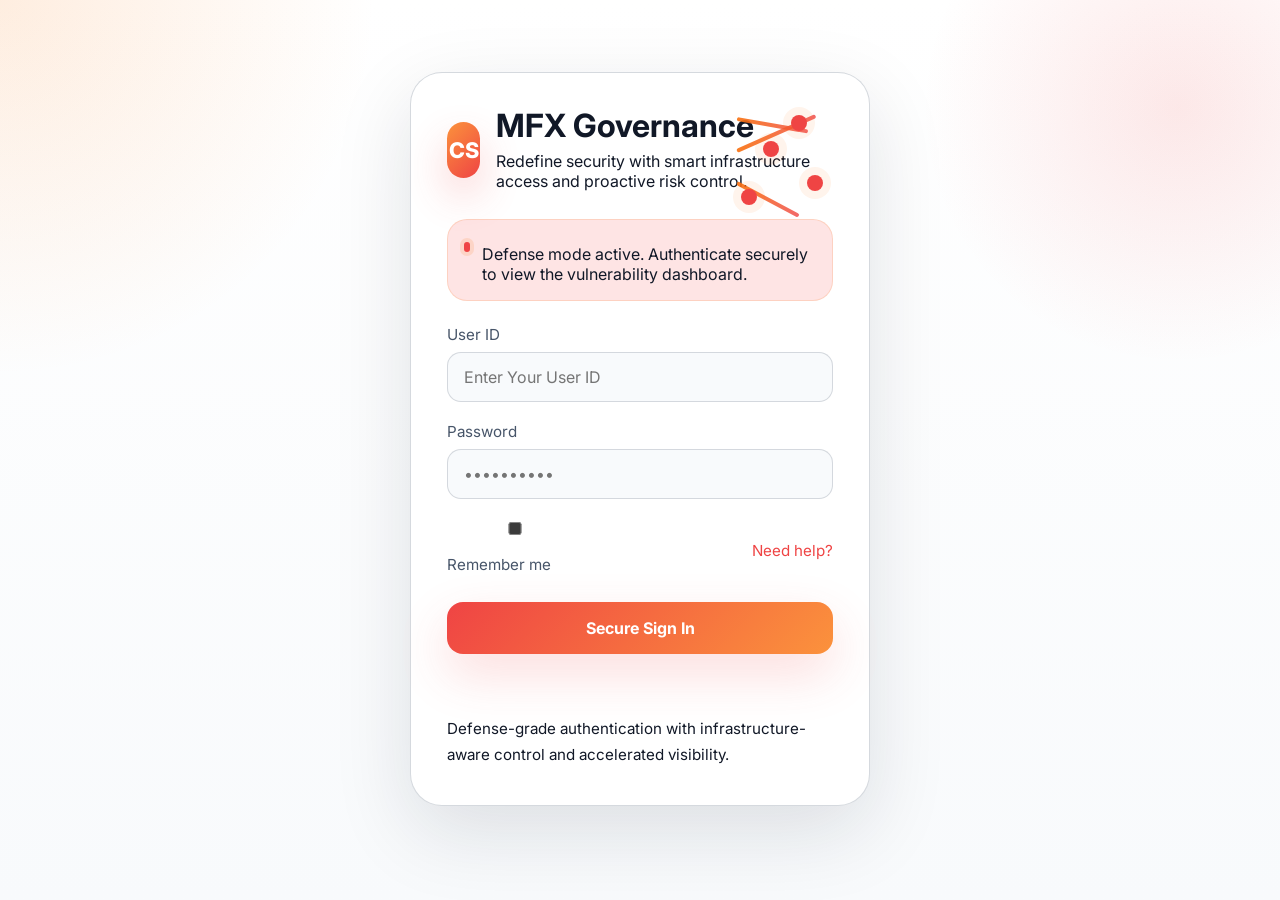
<file: index.html>
<!DOCTYPE html>
<html lang="en">
  <head>
    <meta charset="UTF-8" />
    <meta name="viewport" content="width=device-width, initial-scale=1.0" />
    <title>MFX Governance Login</title>
    <link rel="preconnect" href="https://fonts.googleapis.com" />
    <link rel="preconnect" href="https://fonts.gstatic.com" crossorigin />
    <link href="https://fonts.googleapis.com/css2?family=Inter:wght@400;500;600;700&display=swap" rel="stylesheet" />
    <link rel="stylesheet" href="style.css" />
  </head>
  <body class="login-page">
    <div class="login-shell">
      <div class="login-panel">
        <div class="login-brand">
          <div class="brand-mark">CS</div>
          <div>
            <h1>MFX Governance</h1>
            <p>Redefine security with smart infrastructure access and proactive risk control.</p>
          </div>
        </div>
        <div class="infra-graphic" aria-hidden="true">
          <span class="line line-1"></span>
          <span class="line line-2"></span>
          <span class="line line-3"></span>
          <span class="node core"></span>
          <span class="node node-a"></span>
          <span class="node node-b"></span>
          <span class="node node-c"></span>
        </div>

        <div class="login-alert">
          <span class="alert-dot"></span>
          <p>Defense mode active. Authenticate securely to view the vulnerability dashboard.</p>
        </div>

        <form id="loginForm" class="login-form">
          <label for="email">User ID</label>
          <input id="email" name="email" type="email" placeholder="Enter Your User ID" autocomplete="username" required />

          <label for="password">Password</label>
          <input id="password" name="password" type="password" placeholder="••••••••••" autocomplete="current-password" required />

          <div class="login-meta">
            <label class="remember-me">
              <input type="checkbox" id="remember" />
              Remember me
            </label>
            <a href="#" class="help-link">Need help?</a>
          </div>

          <button type="submit" class="primary-btn">Secure Sign In</button>
          <div id="validationMessage" class="message"></div>
        </form>

        <div class="security-footnote">
          <p>Defense-grade authentication with infrastructure-aware control and accelerated visibility.</p>
        </div>
      </div>
    </div>

    <script src="login.js"></script>
  </body>
</html>
</file>
<file: style.css>
:root {
  color-scheme: dark;
  font-family: Inter, system-ui, -apple-system, BlinkMacSystemFont, "Segoe UI", sans-serif;
  background: #0f172a;
  color: #f8fafc;
}

* {
  box-sizing: border-box;
}

html,
body {
  margin: 0;
  min-height: 100%;
}

body {
  background: radial-gradient(circle at top left, rgba(248, 113, 15, 0.14), transparent 18%),
    radial-gradient(circle at 85% 20%, rgba(239, 68, 68, 0.12), transparent 18%),
    linear-gradient(180deg, #111827 0%, #0f172a 100%);
  padding: 24px;
  min-height: 100vh;
  color: #f8fafc;
}

button,
input,
select,
textarea {
  font: inherit;
}

.login-shell,
.dashboard-shell {
  width: min(100%, 1400px);
  margin: 0 auto;
  position: relative;
  padding: 16px;
}
.dashboard-shell::before {
  content: "";
  position: absolute;
  inset: 0;
  pointer-events: none;
  background-image:
    radial-gradient(circle at 12% 14%, rgba(248, 113, 15, 0.14), transparent 18%),
    radial-gradient(circle at 88% 18%, rgba(239, 68, 68, 0.10), transparent 16%),
    linear-gradient(180deg, rgba(255, 255, 255, 0.04), transparent 48%, rgba(15, 23, 42, 0.92));
  opacity: 0.9;
}
.dashboard-shell > * {
  position: relative;
  z-index: 1;
}

.login-card,
.card {
  background: rgba(15, 23, 42, 0.94);
  border: 1px solid rgba(248, 113, 15, 0.18);
  border-radius: 24px;
  box-shadow: 0 32px 100px rgba(0, 0, 0, 0.28);
  backdrop-filter: blur(14px);
  overflow: hidden;
}
.card::before {
  content: "";
  position: absolute;
  inset: 0;
  background: linear-gradient(135deg, rgba(248, 113, 15, 0.14), transparent 36%);
  pointer-events: none;
  opacity: 0.35;
}

.login-panel {
  max-width: 460px;
  width: min(100%, 460px);
  margin: 0 auto;
  padding: 36px;
  background: rgba(15, 23, 42, 0.96);
  border: 1px solid rgba(248, 113, 15, 0.18);
  border-radius: 32px;
  backdrop-filter: blur(20px);
}

.login-brand {
  display: flex;
  align-items: center;
  gap: 16px;
  margin-bottom: 28px;
}

.brand-mark {
  width: 56px;
  height: 56px;
  border-radius: 18px;
  display: grid;
  place-items: center;
  font-size: 1.35rem;
  font-weight: 800;
  color: #ffffff;
  background: linear-gradient(135deg, #fb923c, #ef4444);
  box-shadow: 0 18px 40px rgba(239, 68, 68, 0.28);
}

.login-panel h1,
.app-bar h1 {
  margin: 0;
  font-size: clamp(2rem, 2.4vw, 2.8rem);
  line-height: 1.05;
}

.login-panel p,
.app-bar p {
  margin: 8px 0 0;
  color: #e5e7eb;
}

.login-alert {
  display: flex;
  align-items: flex-start;
  gap: 12px;
  padding: 16px;
  margin-bottom: 24px;
  border: 1px solid rgba(248, 113, 15, 0.18);
  background: rgba(248, 113, 15, 0.08);
  border-radius: 20px;
}

.alert-dot {
  width: 10px;
  height: 10px;
  border-radius: 999px;
  background: #fb923c;
  margin-top: 6px;
  box-shadow: 0 0 0 4px rgba(251, 146, 60, 0.24);
}

.login-form {
  display: grid;
}

.login-form label {
  display: block;
  margin-bottom: 8px;
  font-size: 0.95rem;
  color: #cbd5e1;
}

.login-form input {
  width: 100%;
  border: 1px solid rgba(248, 113, 15, 0.18);
  background: rgba(15, 23, 42, 0.95);
  color: #f8fafc;
  border-radius: 14px;
  padding: 14px 16px;
  margin-bottom: 20px;
  font-size: 1rem;
  transition: transform 0.2s ease, border-color 0.2s ease, background 0.2s ease;
}

.login-form input:focus {
  outline: none;
  transform: translateY(-1px);
  border-color: #fb923c;
  background: rgba(15, 23, 42, 1);
}

.login-meta {
  display: flex;
  align-items: center;
  justify-content: space-between;
  gap: 12px;
  margin-bottom: 20px;
  font-size: 0.95rem;
  color: #94a3b8;
}

.remember-me {
  display: inline-flex;
  align-items: center;
  gap: 10px;
}

.remember-me input {
  accent-color: #fb923c;
}

.help-link {
  color: #fb923c;
  text-decoration: none;
}

.help-link:hover {
  text-decoration: underline;
}

.primary-btn {
  width: 100%;
  border: none;
  background: linear-gradient(135deg, #fb923c, #ef4444);
  color: #ffffff;
  font-weight: 700;
  border-radius: 16px;
  padding: 16px 18px;
  font-size: 1rem;
  cursor: pointer;
  transition: background 0.2s ease, transform 0.2s ease;
  box-shadow: 0 20px 50px rgba(239, 68, 68, 0.18);
}

.primary-btn:hover {
  background: linear-gradient(135deg, #f97316, #dc2626);
  transform: translateY(-1px);
}

.security-footnote {
  margin-top: 24px;
  color: #94a3b8;
  font-size: 0.95rem;
  line-height: 1.75;
}

@media (max-width: 640px) {
  .app-bar,
  .card,
  .login-panel {
    padding: 20px;
  }
}

body.login-page {
  background: radial-gradient(circle at top left, rgba(251, 146, 60, 0.16), transparent 24%),
    radial-gradient(circle at 92% 12%, rgba(239, 68, 68, 0.12), transparent 18%),
    linear-gradient(180deg, #ffffff 0%, #f8fafc 100%);
  color: #111827;
}

body.login-page .login-shell {
  width: min(100%, 680px);
  margin: 0 auto;
  padding: 48px 20px;
}

body.login-page .login-panel {
  background: #ffffff;
  border: 1px solid rgba(209, 213, 219, 0.9);
  box-shadow: 0 26px 80px rgba(15, 23, 42, 0.12);
  color: #111827;
  position: relative;
  overflow: visible;
}

body.login-page .login-panel::before {
  content: none;
}

body.login-page .login-panel::after {
  content: none;
}

body.login-page .login-brand h1,
body.login-page .login-brand p,
body.login-page .login-alert p,
body.login-page .security-footnote p,
body.login-page label {
  color: #111827;
}

body.login-page .brand-mark {
  background: linear-gradient(135deg, #fb923c, #ef4444);
  box-shadow: 0 18px 40px rgba(239, 68, 68, 0.24);
}

body.login-page .login-alert {
  background: rgba(254, 226, 226, 0.9);
  border-color: rgba(248, 113, 15, 0.16);
  color: #9f1239;
}

body.login-page .alert-dot {
  background: #ef4444;
  box-shadow: 0 0 0 4px rgba(248, 113, 15, 0.14);
}

body.login-page .login-form label {
  color: #475569;
}

body.login-page .login-form input {
  background: #f8fafc;
  color: #111827;
  border-color: rgba(209, 213, 219, 0.9);
}

body.login-page .login-form input:focus {
  border-color: #fb923c;
  box-shadow: 0 0 0 4px rgba(251, 146, 60, 0.16);
  background: #ffffff;
}

body.login-page .login-meta {
  color: #475569;
}

body.login-page .remember-me input {
  accent-color: #ef4444;
}

body.login-page .help-link {
  color: #ef4444;
}

body.login-page .primary-btn {
  background: linear-gradient(135deg, #ef4444, #fb923c);
  box-shadow: 0 20px 50px rgba(239, 68, 68, 0.18);
}

body.login-page .primary-btn:hover {
  background: linear-gradient(135deg, #f97316, #dc2626);
}

body.login-page .message {
  color: #b91c1c;
}

body.login-page .security-footnote {
  color: #64748b;
}

body.login-page .infra-graphic {
  position: absolute;
  top: 30px;
  right: 30px;
  width: 120px;
  height: 120px;
  pointer-events: none;
}

body.login-page .infra-graphic .line {
  position: absolute;
  display: block;
  border-radius: 999px;
  background: linear-gradient(90deg, rgba(248, 113, 15, 0.9), rgba(239, 68, 68, 0.8));
}

body.login-page .infra-graphic .line-1 {
  top: 14px;
  left: 18px;
  width: 72px;
  height: 4px;
  transform-origin: left center;
  transform: rotate(10deg);
}

body.login-page .infra-graphic .line-2 {
  top: 46px;
  left: 18px;
  width: 86px;
  height: 4px;
  transform-origin: left center;
  transform: rotate(-24deg);
}

body.login-page .infra-graphic .line-3 {
  top: 78px;
  left: 18px;
  width: 70px;
  height: 4px;
  transform-origin: left center;
  transform: rotate(28deg);
}

body.login-page .infra-graphic .node {
  position: absolute;
  width: 16px;
  height: 16px;
  border-radius: 999px;
  background: #ef4444;
  box-shadow: 0 0 0 8px rgba(248, 113, 15, 0.08);
  animation: pulse 2.6s ease-in-out infinite;
}

body.login-page .infra-graphic .core {
  top: 38px;
  left: 44px;
}

body.login-page .infra-graphic .node-a {
  top: 12px;
  left: 72px;
  animation-delay: 0.2s;
}

body.login-page .infra-graphic .node-b {
  top: 86px;
  left: 22px;
  animation-delay: 0.4s;
}

body.login-page .infra-graphic .node-c {
  top: 72px;
  left: 88px;
  animation-delay: 0.6s;
}

@keyframes pulse {
  0%, 100% { transform: scale(1); opacity: 1; }
  50% { transform: scale(1.18); opacity: 0.7; }
}

.dashboard-hero {
  margin-bottom: 24px;
}

.hero-card {
  display: flex;
  align-items: flex-start;
  justify-content: space-between;
  gap: 24px;
  padding: 28px 30px;
  background: linear-gradient(180deg, rgba(10, 18, 35, 0.98), rgba(7, 12, 25, 0.96));
  border: 1px solid rgba(248, 113, 15, 0.18);
  border-radius: 26px;
}

.hero-copy {
  flex: 1 1 56%;
  min-width: 240px;
}

.hero-copy .eyebrow {
  text-transform: uppercase;
  letter-spacing: 0.2em;
  color: #fb923c;
  font-size: 0.8rem;
  margin-bottom: 14px;
}

.hero-copy h2 {
  margin: 0;
  font-size: clamp(1.9rem, 2.5vw, 2.8rem);
  line-height: 1.05;
  color: #ffffff;
}

.hero-text {
  margin-top: 16px;
  max-width: 640px;
  color: #e5e7eb;
  line-height: 1.8;
}

.hero-metrics {
  display: grid;
  grid-template-columns: repeat(1, minmax(0, 1fr));
  gap: 14px;
  min-width: 220px;
}

.hero-metrics div {
  padding: 18px 20px;
  background: rgba(255, 255, 255, 0.05);
  border: 1px solid rgba(248, 113, 15, 0.14);
  border-radius: 18px;
}

.hero-metrics span {
  display: block;
  color: #cbd5e1;
  font-size: 0.85rem;
  letter-spacing: 0.06em;
  margin-bottom: 8px;
}

.hero-metrics strong {
  display: block;
  font-size: 1.15rem;
  color: #ffffff;
}

.chart-area {
  position: relative;
  width: 100%;
  min-height: 260px;
  padding: 18px;
  background: rgba(7, 12, 25, 0.92);
  border-radius: 22px;
}

.card-header {
  display: flex;
  align-items: center;
  justify-content: space-between;
  gap: 12px;
  margin-bottom: 18px;
  border-bottom: 1px solid rgba(248, 113, 15, 0.08);
  padding-bottom: 14px;
}

.card-header h2,
.card-header h3 {
  margin: 0;
  letter-spacing: 0.01em;
}

.kpi-card {
  background: linear-gradient(180deg, rgba(10, 18, 35, 0.96), rgba(7, 12, 25, 0.96));
  border: 1px solid rgba(248, 113, 15, 0.12);
  border-radius: 20px;
  padding: 20px;
  position: relative;
  overflow: hidden;
}

.kpi-card::after {
  content: "";
  position: absolute;
  inset: -18px 0 0 auto;
  width: 180px;
  height: 180px;
  background: radial-gradient(circle, rgba(248, 113, 15, 0.14), transparent 60%);
  filter: blur(14px);
  pointer-events: none;
}

.month-filter select {
  min-width: 220px;
  background: rgba(15, 23, 42, 0.96);
  color: #f8fafc;
  border: 1px solid rgba(248, 113, 15, 0.18);
  border-radius: 14px;
  padding: 12px 14px;
}

.card {
  padding: 28px;
}

@media (max-width: 960px) {
  .hero-card {
    flex-direction: column;
  }

  .hero-metrics {
    grid-template-columns: repeat(3, minmax(0, 1fr));
  }
}

@media (max-width: 820px) {
  .hero-metrics {
    grid-template-columns: 1fr;
  }
}

@media (max-width: 640px) {
  .dashboard-shell,
  .hero-card,
  .card {
    padding: 16px;
  }

  .app-bar {
    flex-direction: column;
    align-items: flex-start;
  }
}

.login-card label {
  display: block;
  margin-bottom: 8px;
  font-size: 0.95rem;
  color: #cbd5e1;
}

input {
  width: 100%;
  border: 1px solid rgba(148, 163, 184, 0.18);
  background: rgba(15, 23, 42, 0.9);
  color: #f8fafc;
  border-radius: 14px;
  padding: 14px 16px;
  margin-bottom: 18px;
  font-size: 1rem;
}

input:focus,
button:focus {
  outline: none;
  border-color: #fb923c;
  box-shadow: 0 0 0 4px rgba(251, 146, 60, 0.18);
}

button {
  border: none;
  color: #ffffff;
  background: #ef4444;
  font-weight: 700;
  border-radius: 14px;
  padding: 14px 16px;
  font-size: 1rem;
  cursor: pointer;
  transition: background 0.2s ease;
}

button:hover {
  background: #f97316;
}

.message {
  min-height: 1.5rem;
  margin-top: 14px;
  font-size: 0.95rem;
}

.message.success {
  color: #86efac;
}

.message.error {
  color: #fda4af;
}

.app-bar {
  display: flex;
  align-items: center;
  justify-content: space-between;
  gap: 24px;
  padding: 28px 32px;
  margin-bottom: 24px;
  background: rgba(5, 10, 20, 0.94);
  border: 1px solid rgba(248, 113, 15, 0.16);
  border-radius: 26px;
  box-shadow: 0 36px 90px rgba(0, 0, 0, 0.28);
}

.app-bar h1 {
  font-size: clamp(2rem, 2.6vw, 3rem);
}

.app-bar p {
  margin-top: 10px;
  color: #e5e7eb;
  line-height: 1.6;
}

.app-bar button {
  width: auto;
  padding: 12px 20px;
}

.main {
  display: grid;
  gap: 24px;
}

.card {
  padding: 24px;
}

.panel-header {
  display: flex;
  align-items: flex-start;
  justify-content: space-between;
  gap: 16px;
  margin-bottom: 24px;
}

.panel-header .dashboard-toolbar {
  flex: 1;
}

.panel-header h2 {
  margin: 0;
  font-size: clamp(1.6rem, 2vw, 2.4rem);
}

.dashboard-toolbar {
  display: flex;
  flex-wrap: wrap;
  align-items: center;
  justify-content: space-between;
  gap: 16px;
}

.toolbar-actions {
  display: flex;
  flex-wrap: wrap;
  gap: 16px;
  align-items: center;
  justify-content: flex-end;
}

.upload-filter {
  display: flex;
  flex-direction: column;
  gap: 6px;
  color: #cbd5e1;
}

.upload-filter input {
  min-width: 220px;
  background: rgba(15, 23, 42, 0.95);
  color: #f8fafc;
  border: 1px solid rgba(148, 163, 184, 0.18);
  border-radius: 12px;
  padding: 10px 12px;
}

.month-filter {
  display: flex;
  align-items: center;
  gap: 8px;
  color: #cbd5e1;
}

.month-filter label {
  font-size: 0.95rem;
}

.month-filter select {
  min-width: 180px;
  background: rgba(15, 23, 42, 0.95);
  color: #f8fafc;
  border: 1px solid rgba(248, 113, 15, 0.18);
  border-radius: 12px;
  padding: 10px 12px;
}

.upload-panel {
  display: inline-flex;
  align-items: center;
  gap: 10px;
}

.upload-button {
  display: inline-flex;
  align-items: center;
  justify-content: center;
  min-width: 140px;
  padding: 10px 16px;
  border-radius: 14px;
  background: rgba(248, 113, 15, 0.18);
  color: #f8fafc;
  font-weight: 700;
  cursor: pointer;
  border: 1px solid rgba(248, 113, 15, 0.28);
  transition: background 0.2s ease, transform 0.2s ease;
}

.upload-button:hover {
  background: rgba(248, 113, 15, 0.28);
  transform: translateY(-1px);
}

.upload-panel input[type="file"] {
  display: none;
}

.upload-status {
  color: #cbd5e1;
  font-size: 0.92rem;
}

.upload-status.error {
  color: #fca5a5;
}

.badge {
  display: inline-flex;
  align-items: center;
  gap: 8px;
  padding: 10px 16px;
  border-radius: 999px;
  background: linear-gradient(135deg, rgba(251, 146, 60, 0.18), rgba(15, 23, 42, 0.9));
  color: #ffffff;
  font-size: 0.95rem;
  font-weight: 700;
  letter-spacing: 0.02em;
  border: 1px solid rgba(248, 113, 15, 0.22);
}

.hidden {
  display: none !important;
}

.close-btn {
  border: 1px solid rgba(148, 163, 184, 0.18);
  background: rgba(15, 23, 42, 0.95);
  color: #f8fafc;
  border-radius: 14px;
  padding: 10px 14px;
  cursor: pointer;
}

.detail-header {
  display: flex;
  align-items: center;
  justify-content: space-between;
  gap: 16px;
}

.kpi-grid {
  display: grid;
  gap: 18px;
}

.kpi-grid.large {
  grid-template-columns: repeat(auto-fit, minmax(180px, 1fr));
}

.kpi-card {
  background: linear-gradient(180deg, rgba(30, 30, 30, 0.96), rgba(15, 23, 42, 0.96));
  border: 1px solid rgba(248, 113, 15, 0.14);
  border-radius: 20px;
  padding: 20px;
  position: relative;
  overflow: hidden;
}

.kpi-card::after {
  content: "";
  position: absolute;
  inset: -20px 0 0 auto;
  width: 180px;
  height: 180px;
  background: radial-gradient(circle, rgba(248, 113, 15, 0.18), transparent 60%);
  filter: blur(14px);
  pointer-events: none;
}

.kpi-card span {
  display: block;
  color: #cbd5e1;
  margin-bottom: 10px;
  font-size: 0.95rem;
  text-transform: uppercase;
  letter-spacing: 0.06em;
}

.kpi-card strong {
  font-size: 1.6rem;
  color: #ffffff;
}

.grid-layout {
  display: grid;
  gap: 24px;
}

.grid-layout.large {
  grid-template-columns: 1fr;
}

.chart-grid {
  grid-template-columns: repeat(2, minmax(0, 1fr));
}

.sla-age-grid {
  grid-template-columns: repeat(3, minmax(0, 1fr));
}

@media (max-width: 1140px) {
  .chart-grid,
  .sla-age-grid {
    grid-template-columns: 1fr;
  }
}

.full-card {
  grid-column: span 2;
}

.card-header {
  display: flex;
  align-items: center;
  justify-content: space-between;
  margin-bottom: 18px;
}

.card-header h2,
.card-header h3 {
  margin: 0;
}

.chart-card {
  min-height: 360px;
  position: relative;
  overflow: hidden;
}
.chart-card::before {
  content: "";
  position: absolute;
  inset: 0;
  background: linear-gradient(180deg, rgba(248, 113, 15, 0.04), transparent 30%);
  pointer-events: none;
}
.chart-card::after {
  content: "";
  position: absolute;
  left: 20px;
  right: 20px;
  bottom: 20px;
  height: 2px;
  background: rgba(248, 113, 15, 0.08);
}

.chart-area {
  position: relative;
  width: 100%;
  min-height: 260px;
}

.heatmap-placeholder {
  display: grid;
  place-items: center;
  min-height: 260px;
  border-radius: 18px;
  background: rgba(15, 23, 42, 0.8);
  color: #cbd5e1;
  font-size: 1rem;
}

.table-scroll {
  overflow-x: auto;
  background: rgba(7, 12, 25, 0.92);
  border: 1px solid rgba(248, 113, 15, 0.16);
  border-radius: 20px;
  padding: 16px;
  box-shadow: inset 0 0 0 1px rgba(255, 255, 255, 0.02);
}

table {
  border-collapse: collapse;
  width: 100%;
  min-width: 1000px;
}

th,
td {
  padding: 14px 16px;
  text-align: left;
  border-bottom: 1px solid rgba(248, 113, 15, 0.12);
}

th {
  color: #e2e8f0;
  font-weight: 700;
  letter-spacing: 0.02em;
  background: rgba(15, 23, 42, 0.95);
}

tbody tr:hover {
  background: rgba(248, 113, 15, 0.08);
}

td {
  color: #cbd5e1;
}

@media (max-width: 960px) {
  .app-bar,
  .card,
  .login-card {
    padding: 20px;
  }
}

@media (max-width: 640px) {
  body {
    padding: 16px;
  }

  .app-bar {
    flex-direction: column;
    align-items: flex-start;
  }

  button {
    width: 100%;
  }
}
</file>
